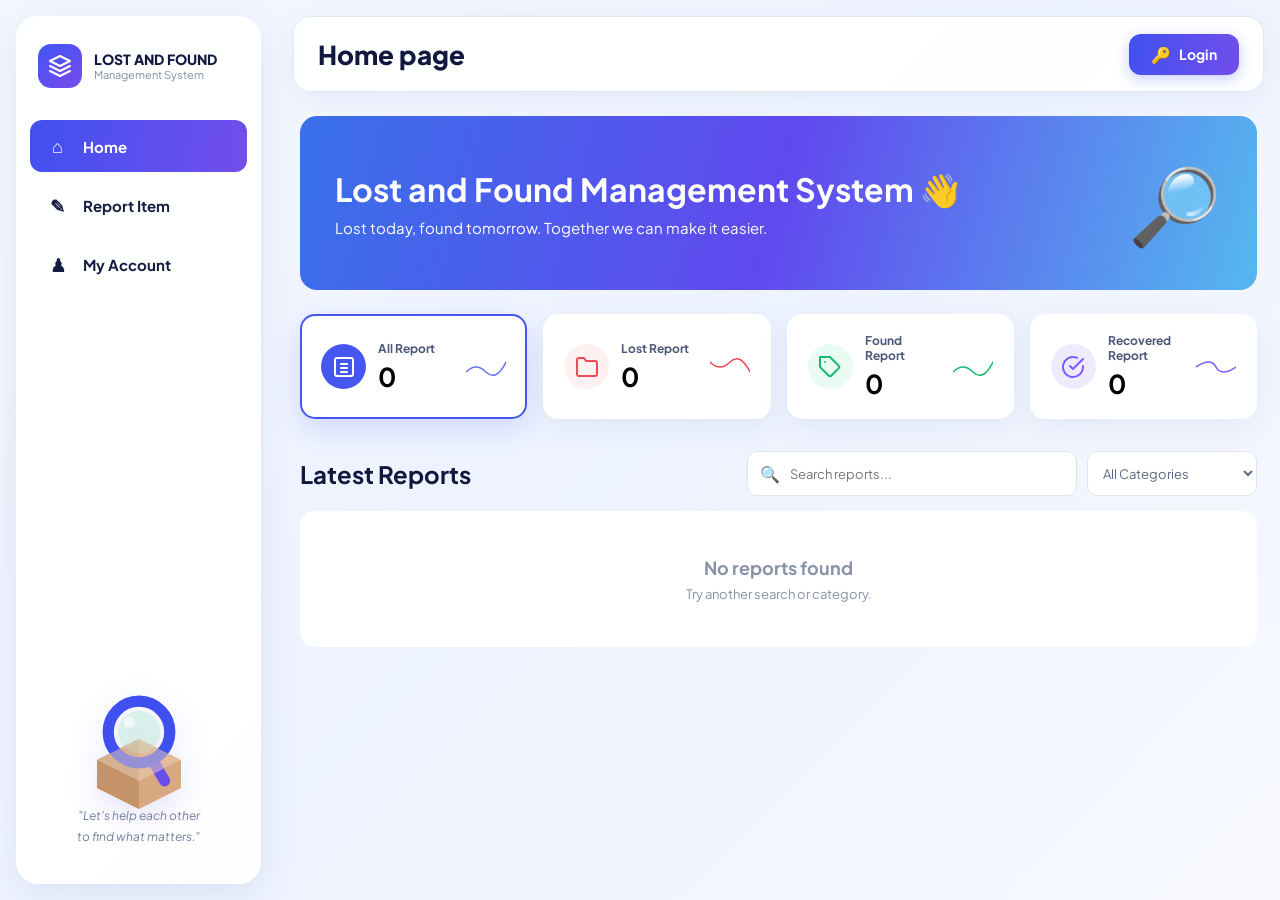
<file: index.html>
<!DOCTYPE html>
<html lang="en">
<head>
    <meta charset="UTF-8">
    <meta name="viewport" content="width=device-width, initial-scale=1.0">
    <title>Lost and Found Management System — Home</title>
    <link href="https://fonts.googleapis.com/css2?family=Plus+Jakarta+Sans:wght@400;500;600;700;800&display=swap" rel="stylesheet">
    <link rel="stylesheet" href="style.css">
</head>
<body>

<div class="app">

    <!-- ================= SIDEBAR ================= -->
    <aside class="sidebar">
        <div class="brand">
            <div class="brand-icon">
                <svg width="24" height="24" viewBox="0 0 24 24" fill="none" xmlns="http://www.w3.org/2000/svg">
                    <path d="M12 2L2 7L12 12L22 7L12 2Z" stroke="white" stroke-width="2" stroke-linecap="round" stroke-linejoin="round"/>
                    <path d="M2 17L12 22L22 17" stroke="white" stroke-width="2" stroke-linecap="round" stroke-linejoin="round"/>
                    <path d="M2 12L12 17L22 12" stroke="white" stroke-width="2" stroke-linecap="round" stroke-linejoin="round"/>
                </svg>
            </div>
            <div>
                <div class="brand-name" style="font-size: 14px; line-height: 1.2;">LOST AND FOUND</div>
                <div class="brand-sub">Management System</div>
            </div>
        </div>

        <nav>
            <a href="index.html" class="nav-item active">
                <span>⌂</span> Home
            </a>
            <a href="report.html" class="nav-item">
                <span>✎</span> Report Item
            </a>
            <a href="account.html" class="nav-item">
                <span>♟</span> My Account
            </a>
        </nav>

        <div class="sidebar-art">
            <div class="box-magnify-wrapper">
                <svg class="illustration-svg" viewBox="0 0 100 100" xmlns="http://www.w3.org/2000/svg">
                    <path d="M20 60 L50 45 L80 60 L80 80 L50 95 L20 80 Z" fill="#d8a880"/>
                    <path d="M20 60 L50 45 L50 95 L20 80 Z" fill="#c4936a"/>
                    <rect x="60" y="55" width="8" height="25" rx="4" transform="rotate(-30 64 67.5)" fill="#684fec"/>
                    <circle cx="50" cy="40" r="22" fill="none" stroke="#4050f0" stroke-width="8"/>
                    <circle cx="50" cy="40" r="15" fill="#aee8ce" opacity="0.4"/>
                    <circle cx="43" cy="33" r="4" fill="white" opacity="0.6"/>
                    <path d="M50 45 L80 60 L50 75 L20 60 Z" fill="#ebd2b9" opacity="0.5"/>
                </svg>
            </div>
            <p>
                "Let's help each other<br>
                to find what matters."
            </p>
        </div>
    </aside>

    <!-- ================= MAIN ================= -->
    <main class="main">
        <header class="topbar">
            <h1 class="topbar-title">Home page</h1>
            <!-- Profile / Login Dynamic Container -->
            <div class="profile-wrap" id="profile-wrap-container"></div>
        </header>

        <section class="page">
            <div class="hero">
                <div>
                    <h2>Lost and Found Management System 👋</h2>
                    <p>Lost today, found tomorrow. Together we can make it easier.</p>
                </div>
                <div class="hero-art">🔎</div>
            </div>

            <!-- STATS CARDS -->
            <div class="stats">
                <button type="button" id="filter-all" class="stat-card active-filter" onclick="setDashboardFilter('all')">
                    <div class="stat-icon blue">
                        <svg width="24" height="24" viewBox="0 0 24 24" fill="none" stroke="currentColor" stroke-width="2" stroke-linecap="round" stroke-linejoin="round"><rect x="3" y="3" width="18" height="18" rx="2" ry="2"></rect><line x1="9" y1="9" x2="15" y2="9"></line><line x1="9" y1="13" x2="15" y2="13"></line><line x1="9" y1="17" x2="15" y2="17"></line></svg>
                    </div>
                    <div>
                        <span>All Report</span>
                        <strong id="all-count">0</strong>
                    </div>
                    <div class="stat-chart">
                        <svg viewBox="0 0 40 20" width="40" height="20">
                            <path d="M0 15 Q 10 5, 20 15 T 40 5" fill="none" stroke="#6875e8" stroke-width="1.5" stroke-linecap="round"/>
                        </svg>
                    </div>
                </button>

                <button type="button" id="filter-lost" class="stat-card" onclick="setDashboardFilter('lost')">
                    <div class="stat-icon red">
                        <svg width="24" height="24" viewBox="0 0 24 24" fill="none" stroke="currentColor" stroke-width="2" stroke-linecap="round" stroke-linejoin="round"><path d="M22 19a2 2 0 0 1-2 2H4a2 2 0 0 1-2-2V5a2 2 0 0 1 2-2h5l2 3h9a2 2 0 0 1 2 2z"></path></svg>
                    </div>
                    <div>
                        <span>Lost Report</span>
                        <strong id="lost-count">0</strong>
                    </div>
                    <div class="stat-chart">
                        <svg viewBox="0 0 40 20" width="40" height="20">
                            <path d="M0 5 Q 10 15, 20 5 T 40 15" fill="none" stroke="#ed4a56" stroke-width="1.5" stroke-linecap="round"/>
                        </svg>
                    </div>
                </button>

                <button type="button" id="filter-found" class="stat-card" onclick="setDashboardFilter('found')">
                    <div class="stat-icon green">
                        <svg width="24" height="24" viewBox="0 0 24 24" fill="none" stroke="currentColor" stroke-width="2" stroke-linecap="round" stroke-linejoin="round"><path d="M20.59 13.41l-7.17 7.17a2 2 0 0 1-2.83 0L2 12V2h10l8.59 8.59a2 2 0 0 1 0 2.82z"></path><line x1="7" y1="7" x2="7.01" y2="7"></line></svg>
                    </div>
                    <div>
                        <span>Found Report</span>
                        <strong id="found-count">0</strong>
                    </div>
                    <div class="stat-chart">
                        <svg viewBox="0 0 40 20" width="40" height="20">
                            <path d="M0 15 Q 10 5, 20 15 T 40 5" fill="none" stroke="#18b970" stroke-width="1.5" stroke-linecap="round"/>
                        </svg>
                    </div>
                </button>

                <button type="button" id="filter-recovered" class="stat-card" onclick="setDashboardFilter('recovered')">
                    <div class="stat-icon purple">
                        <svg width="24" height="24" viewBox="0 0 24 24" fill="none" stroke="currentColor" stroke-width="2" stroke-linecap="round" stroke-linejoin="round"><path d="M22 11.08V12a10 10 0 1 1-5.93-9.14"></path><polyline points="22 4 12 14.01 9 11.01"></polyline></svg>
                    </div>
                    <div>
                        <span>Recovered Report</span>
                        <strong id="recovered-count">0</strong>
                    </div>
                    <div class="stat-chart">
                         <svg viewBox="0 0 40 20" width="40" height="20">
                            <path d="M0 10 Q 15 0, 20 10 T 40 10" fill="none" stroke="#7c5cff" stroke-width="1.5" stroke-linecap="round"/>
                        </svg>
                    </div>
                </button>
            </div>

            <!-- SEARCH AND CATEGORIES -->
            <div class="section-head">
                <h2>Latest Reports</h2>
                <div class="filters">
                    <div class="search-box">
                        🔍
                        <input type="text" id="home-q" placeholder="Search reports..." oninput="renderDashboard()">
                    </div>
                    <select id="home-cat" onchange="renderDashboard()">
                        <option value="">All Categories</option>
                        <option value="Phone">Phone</option>
                        <option value="Wallet">Wallet</option>
                        <option value="Keys">Keys</option>
                        <option value="ID Card">ID Card</option>
                        <option value="Books">Books</option>
                        <option value="Electronics">Electronics</option>
                        <option value="Others">Others</option>
                    </select>
                </div>
            </div>

            <div id="dashboard-list" class="report-grid"></div>
        </section>
    </main>
</div>

<!-- REPORT DETAIL MODAL -->
<div id="item-modal" class="modal" onclick="closeOuter(event)">
    <div id="modal-box" class="modal-box"></div>
</div>

<div id="toast" class="toast"></div>

<script src="script.js"></script>
</body>
</html>
</file>
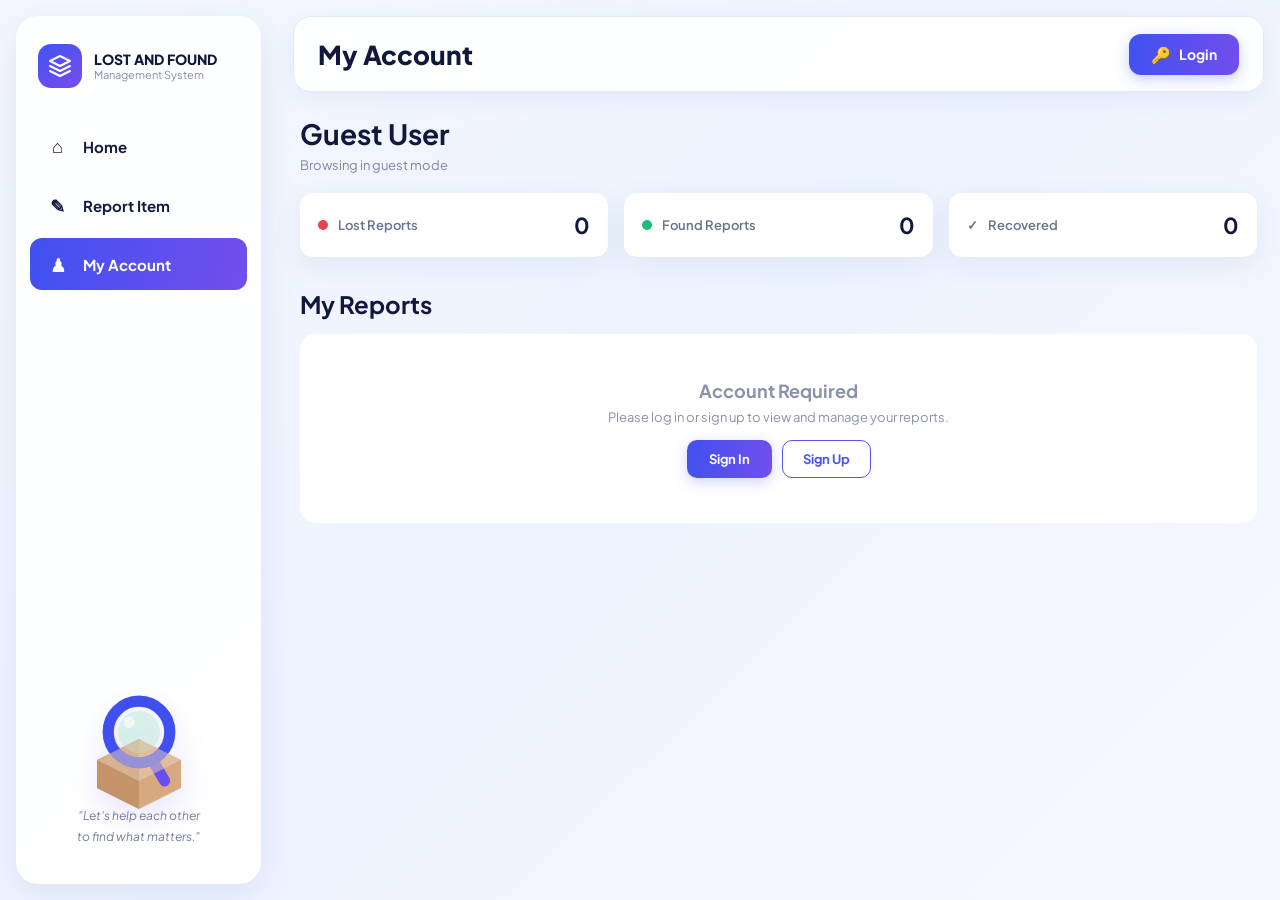
<file: account.html>
<!DOCTYPE html>
<html lang="en">
<head>
    <meta charset="UTF-8">
    <meta name="viewport" content="width=device-width, initial-scale=1.0">
    <title>Lost and Found Management System — My Account</title>
    <link href="https://fonts.googleapis.com/css2?family=Plus+Jakarta+Sans:wght@400;500;600;700;800&display=swap" rel="stylesheet">
    <link rel="stylesheet" href="style.css">
</head>
<body>

<div class="app">

    <!-- ================= SIDEBAR ================= -->
    <aside class="sidebar">
        <div class="brand">
            <div class="brand-icon">
                <svg width="24" height="24" viewBox="0 0 24 24" fill="none" xmlns="http://www.w3.org/2000/svg">
                    <path d="M12 2L2 7L12 12L22 7L12 2Z" stroke="white" stroke-width="2" stroke-linecap="round" stroke-linejoin="round"/>
                    <path d="M2 17L12 22L22 17" stroke="white" stroke-width="2" stroke-linecap="round" stroke-linejoin="round"/>
                    <path d="M2 12L12 17L22 12" stroke="white" stroke-width="2" stroke-linecap="round" stroke-linejoin="round"/>
                </svg>
            </div>
            <div>
                <div class="brand-name" style="font-size: 14px; line-height: 1.2;">LOST AND FOUND</div>
                <div class="brand-sub">Management System</div>
            </div>
        </div>

        <nav>
            <a href="index.html" class="nav-item">
                <span>⌂</span> Home
            </a>
            <a href="report.html" class="nav-item">
                <span>✎</span> Report Item
            </a>
            <a href="account.html" class="nav-item active">
                <span>♟</span> My Account
            </a>
        </nav>

        <div class="sidebar-art">
            <div class="box-magnify-wrapper">
                <svg class="illustration-svg" viewBox="0 0 100 100" xmlns="http://www.w3.org/2000/svg">
                    <path d="M20 60 L50 45 L80 60 L80 80 L50 95 L20 80 Z" fill="#d8a880"/>
                    <path d="M20 60 L50 45 L50 95 L20 80 Z" fill="#c4936a"/>
                    <rect x="60" y="55" width="8" height="25" rx="4" transform="rotate(-30 64 67.5)" fill="#684fec"/>
                    <circle cx="50" cy="40" r="22" fill="none" stroke="#4050f0" stroke-width="8"/>
                    <circle cx="50" cy="40" r="15" fill="#aee8ce" opacity="0.4"/>
                    <circle cx="43" cy="33" r="4" fill="white" opacity="0.6"/>
                    <path d="M50 45 L80 60 L50 75 L20 60 Z" fill="#ebd2b9" opacity="0.5"/>
                </svg>
            </div>
            <p>
                "Let's help each other<br>
                to find what matters."
            </p>
        </div>
    </aside>

    <!-- ================= MAIN ================= -->
    <main class="main">
        <header class="topbar">
            <h1 class="topbar-title">My Account</h1>
            <!-- Profile / Login Dynamic Container -->
            <div class="profile-wrap" id="profile-wrap-container"></div>
        </header>

        <section class="page">
            <div class="account-head">
                <div>
                    <h1 id="account-name">Guest User</h1>
                    <p id="account-contact">Guest Account</p>
                </div>
            </div>

            <!-- ACCOUNT STATS -->
            <div class="account-stats">
                <div>
                    <span class="red-dot"></span> Lost Reports
                    <strong id="my-lost">0</strong>
                </div>
                <div>
                    <span class="green-dot"></span> Found Reports
                    <strong id="my-found">0</strong>
                </div>
                <div>
                    <span>✓</span> Recovered
                    <strong id="my-recovered">0</strong>
                </div>
            </div>

            <div class="section-head">
                <h2>My Reports</h2>
            </div>

            <div id="account-history" class="report-grid"></div>
        </section>
    </main>
</div>

<!-- MODAL -->
<div id="item-modal" class="modal" onclick="closeOuter(event)">
    <div id="modal-box" class="modal-box"></div>
</div>

<div id="toast" class="toast"></div>

<script src="script.js"></script>
</body>
</html>
</file>
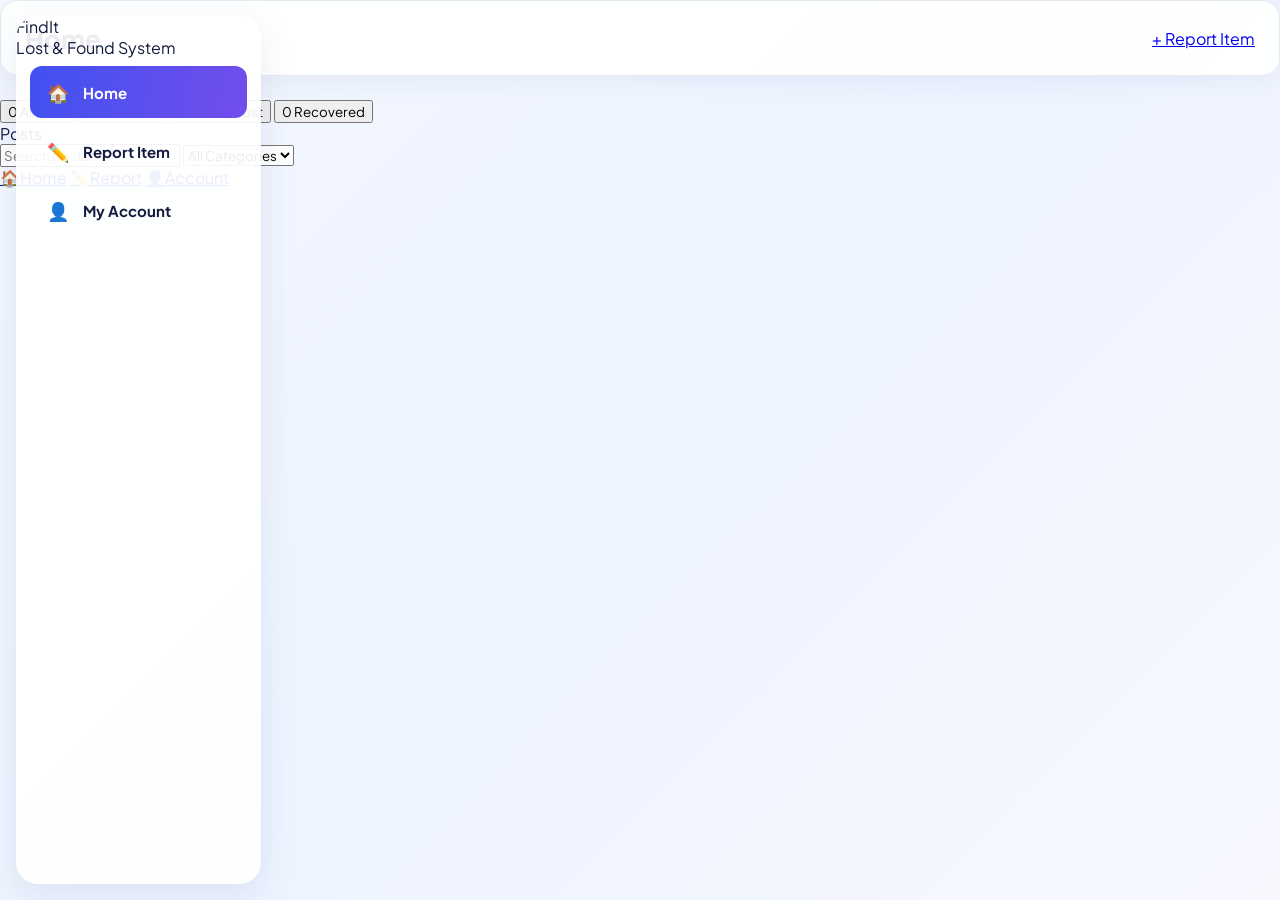
<file: home.html>
<!DOCTYPE html>
<html lang="en">
<head>
<meta charset="UTF-8"/>
<meta name="viewport" content="width=device-width, initial-scale=1.0"/>
<title>FindIt — Home</title>
<script>if(localStorage.getItem('findit2_theme')==='dark')document.documentElement.classList.add('dark')</script>
<link href="https://fonts.googleapis.com/css2?family=Plus+Jakarta+Sans:wght@400;500;600;700;800&family=Inter:wght@400;500;600&display=swap" rel="stylesheet"/>
<link rel="stylesheet" href="style.css"/>
</head>
<body>
<div class="app">

  <!-- SIDEBAR -->
  <aside class="sidebar">
    <div class="sidebar-top">
      <div class="logo">Find<span>It</span></div>
      <div class="logo-sub">Lost &amp; Found System</div>
    </div>
    <nav class="nav">
      <a class="nav-item active" href="home.html"><span class="nav-icon">🏠</span> Home</a>
      <a class="nav-item" href="report.html"><span class="nav-icon">✏️</span> Report Item</a>
      <a class="nav-item" href="account.html"><span class="nav-icon">👤</span> My Account</a>
    </nav>
  </aside>

  <!-- MAIN CONTENT -->
  <div class="content">
    <div class="topbar">
      <span class="topbar-title">Home</span>
      <div class="topbar-right">
        <a class="btn btn-primary btn-sm" href="report.html">+ Report Item</a>
      </div>
    </div>

    <div class="inner">
      <div class="filter-tabs">
        <button class="filter-tab active" data-filter="all" onclick="setDashboardFilter('all')">
          <span class="ft-num" id="s-all">0</span>
          <span class="ft-lbl">All Post</span>
        </button>
        <button class="filter-tab" data-filter="lost" onclick="setDashboardFilter('lost')">
          <span class="ft-num" id="s-lost">0</span>
          <span class="ft-lbl">Lost Post</span>
        </button>
        <button class="filter-tab" data-filter="found" onclick="setDashboardFilter('found')">
          <span class="ft-num" id="s-found">0</span>
          <span class="ft-lbl">Found Post</span>
        </button>
        <button class="filter-tab" data-filter="recovered" onclick="setDashboardFilter('recovered')">
          <span class="ft-num" id="s-recovered">0</span>
          <span class="ft-lbl">Recovered</span>
        </button>
      </div>
      <div class="section-title">Posts</div>
      <div class="search-row">
        <input class="input input-search" type="text" placeholder="Search posts…" id="home-q" oninput="renderDashboardList()"/>
        <select class="input input-select" id="home-cat" onchange="renderDashboardList()">
          <option value="">All Categories</option>
          <option>Phone</option><option>Wallet</option><option>Keys</option>
          <option>ID Card</option><option>Books</option><option>Others</option>
        </select>
      </div>
      <div class="recent-list" id="recent-list"></div>
    </div><!-- /inner -->
  </div><!-- /content -->
</div><!-- /app -->

<!-- MOBILE NAV -->
<div class="mobile-nav">
  <div class="mobile-nav-inner">
    <a class="mob-btn active" href="home.html"><span class="m-ico">🏠</span>Home</a>
    <a class="mob-btn" href="report.html"><span class="m-ico">✏️</span>Report</a>
    <a class="mob-btn" href="account.html"><span class="m-ico">👤</span>Account</a>
  </div>
</div>

<!-- MODAL -->
<div class="overlay" id="overlay" style="display:none" onclick="closeOuter(event)">
  <div class="modal">
    <div class="modal-hdr">
      <h3 id="m-name"></h3>
      <button class="close-btn" onclick="closeModal()">✕</button>
    </div>
    <div class="modal-body">
      <div class="modal-img" id="m-img"></div>
      <div class="detail-table" id="m-details"></div>
      <div class="contact-box" id="m-contact"></div>
      <div class="modal-actions" id="m-actions"></div>
    </div>
  </div>
</div>

<!-- CONFIRM DIALOG -->
<div class="overlay" id="confirm-overlay" style="display:none" onclick="if(event.target.id==='confirm-overlay')closeConfirm()">
  <div class="modal" style="max-width:360px">
    <div class="modal-hdr">
      <h3>Please Confirm</h3>
      <button class="close-btn" onclick="closeConfirm()">✕</button>
    </div>
    <div class="modal-body">
      <p id="confirm-message" style="font-size:.9rem;color:var(--text2);line-height:1.5;margin-bottom:1.25rem"></p>
      <div class="modal-actions">
        <button class="btn btn-red" onclick="confirmYes()">Yes, Delete</button>
        <button class="btn btn-outline" onclick="closeConfirm()">Cancel</button>
      </div>
    </div>
  </div>
</div>

<script src="script.js"></script>
<script>
const _session=requireLogin();
if(_session){initDashboardPage();}
</script>
</body>
</html>
</file>
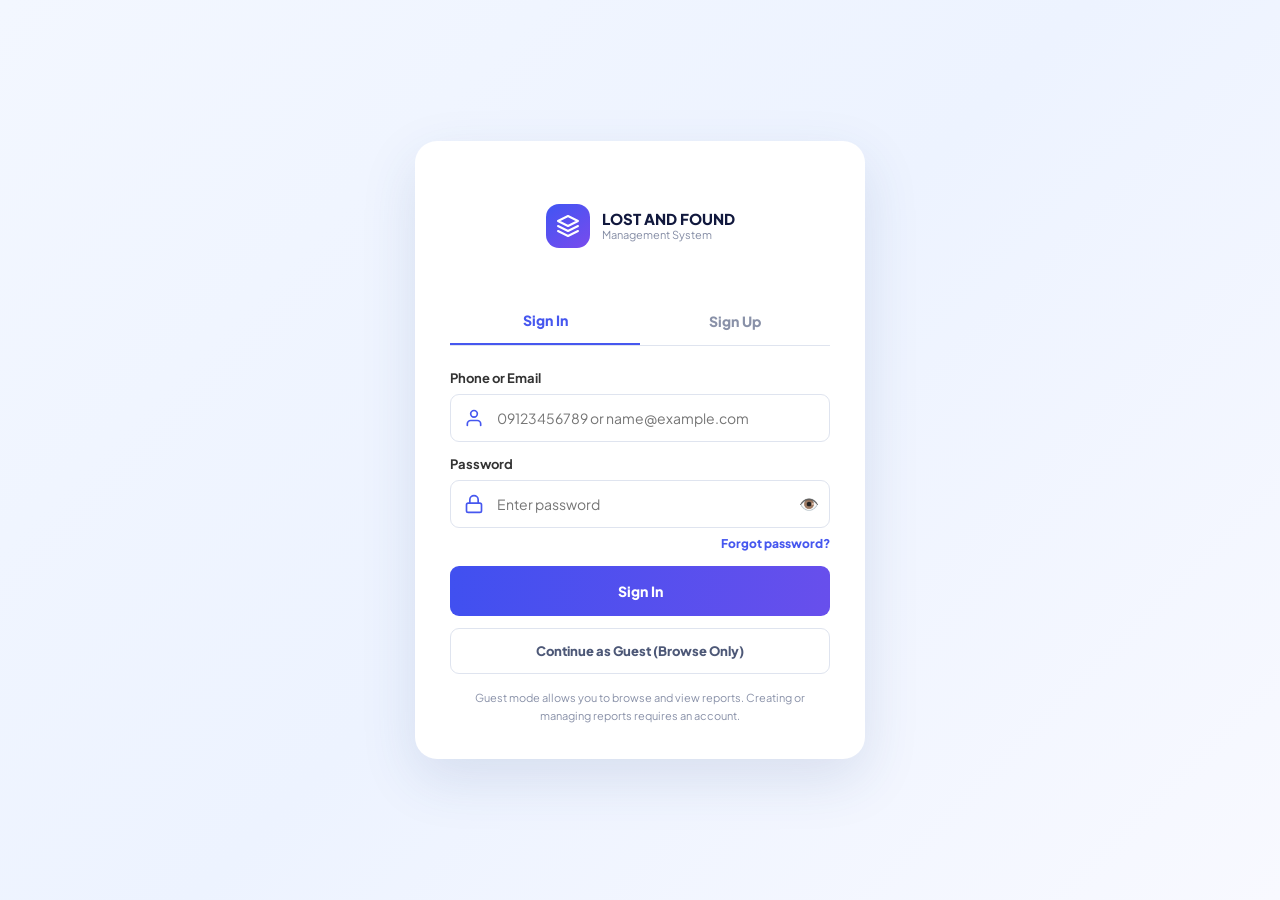
<file: login.html>
<!DOCTYPE html>
<html lang="en">
<head>
    <meta charset="UTF-8">
    <meta name="viewport" content="width=device-width, initial-scale=1.0">
    <title>Lost and Found Management System — Login</title>
    <link href="https://fonts.googleapis.com/css2?family=Plus+Jakarta+Sans:wght@400;500;600;700;800&display=swap" rel="stylesheet">
    <link rel="stylesheet" href="style.css">
</head>
<body class="auth-page">

    <div class="auth-card">
        <!-- ================= BRAND LOGO (LOST AND FOUND MANAGEMENT SYSTEM) ================= -->
        <div class="brand auth-logo">
            <div class="brand-icon">
                <svg width="24" height="24" viewBox="0 0 24 24" fill="none" xmlns="http://www.w3.org/2000/svg">
                    <path d="M12 2L2 7L12 12L22 7L12 2Z" stroke="white" stroke-width="2" stroke-linecap="round" stroke-linejoin="round"/>
                    <path d="M2 17L12 22L22 17" stroke="white" stroke-width="2" stroke-linecap="round" stroke-linejoin="round"/>
                    <path d="M2 12L12 17L22 12" stroke="white" stroke-width="2" stroke-linecap="round" stroke-linejoin="round"/>
                </svg>
            </div>
            <div>
                <div class="brand-name" style="font-size: 15px; line-height: 1.2;">LOST AND FOUND</div>
                <div class="brand-sub">Management System</div>
            </div>
        </div>

        <!-- ================= AUTH TABS ================= -->
        <div class="auth-tabs">
            <button type="button" id="tab-login" class="auth-tab active" onclick="setAuthTab('login')">Sign In</button>
            <button type="button" id="tab-signup" class="auth-tab" onclick="setAuthTab('signup')">Sign Up</button>
        </div>

        <!-- ================= LOGIN FORM ================= -->
        <div id="login-fields">
            <div class="field">
                <label>Phone or Email</label>
                <div class="input-wrap">
                    <span class="field-icon">
                        <svg width="20" height="20" viewBox="0 0 24 24" fill="none" stroke="currentColor" stroke-width="2" stroke-linecap="round" stroke-linejoin="round">
                            <path d="M20 21v-2a4 4 0 0 0-4-4H8a4 4 0 0 0-4 4v2"></path>
                            <circle cx="12" cy="7" r="4"></circle>
                        </svg>
                    </span>
                    <input id="li-contact" placeholder="09123456789 or name@example.com" onkeydown="focusNext(event, 'li-pw')">
                </div>
            </div>

            <div class="field" style="margin-top: 14px;">
                <label>Password</label>
                <div class="input-wrap password-wrap">
                    <span class="field-icon">
                        <svg width="20" height="20" viewBox="0 0 24 24" fill="none" stroke="currentColor" stroke-width="2" stroke-linecap="round" stroke-linejoin="round">
                            <rect x="3" y="11" width="18" height="11" rx="2" ry="2"></rect>
                            <path d="M7 11V7a5 5 0 0 1 10 0v4"></path>
                        </svg>
                    </span>
                    <input id="li-pw" type="password" placeholder="Enter password" onkeydown="submitOnEnter(event, doLogin)">
                    <button type="button" onclick="togglePw('li-pw', this)">👁️</button>
                </div>
            </div>

            <div class="forgot-wrap">
                <button type="button" class="forgot-link" onclick="setAuthTab('forgot')">Forgot password?</button>
            </div>

            <button type="button" class="primary-btn" onclick="doLogin()">Sign In</button>
        </div>

        <!-- ================= SIGNUP FORM ================= -->
        <div id="signup-fields" style="display:none;">
            <div class="field">
                <label>Full Name</label>
                <div class="input-wrap">
                    <span class="field-icon">
                        <svg width="20" height="20" viewBox="0 0 24 24" fill="none" stroke="currentColor" stroke-width="2" stroke-linecap="round" stroke-linejoin="round">
                            <path d="M20 21v-2a4 4 0 0 0-4-4H8a4 4 0 0 0-4 4v2"></path>
                            <circle cx="12" cy="7" r="4"></circle>
                        </svg>
                    </span>
                    <input id="su-name" placeholder="John Doe" onkeydown="focusNext(event, 'su-contact')">
                </div>
            </div>

            <div class="field" style="margin-top: 14px;">
                <label>Phone or Email</label>
                <div class="input-wrap">
                    <span class="field-icon">
                        <svg width="20" height="20" viewBox="0 0 24 24" fill="none" stroke="currentColor" stroke-width="2" stroke-linecap="round" stroke-linejoin="round">
                            <path d="M22 16.92v3a2 2 0 0 1-2.18 2 19.79 19.79 0 0 1-8.63-3.07 19.5 19.5 0 0 1-6-6 19.79 19.79 0 0 1-3.07-8.67A2 2 0 0 1 4.11 2h3a2 2 0 0 1 2 1.72 12.84 12.84 0 0 0 .7 2.81 2 2 0 0 1-.45 2.11L8.09 9.91a16 16 0 0 0 6 6l1.27-1.27a2 2 0 0 1 2.11-.45 12.84 12.84 0 0 0 2.81.7A2 2 0 0 1 22 16.92z"></path>
                        </svg>
                    </span>
                    <input id="su-contact" placeholder="09123456789 or name@example.com" onkeydown="focusNext(event, 'su-pw')">
                </div>
            </div>

            <div class="field" style="margin-top: 14px;">
                <label>Password</label>
                <div class="input-wrap password-wrap">
                    <span class="field-icon">
                        <svg width="20" height="20" viewBox="0 0 24 24" fill="none" stroke="currentColor" stroke-width="2" stroke-linecap="round" stroke-linejoin="round">
                            <rect x="3" y="11" width="18" height="11" rx="2" ry="2"></rect>
                            <path d="M7 11V7a5 5 0 0 1 10 0v4"></path>
                        </svg>
                    </span>
                    <input id="su-pw" type="password" placeholder="At least 6 characters" onkeydown="focusNext(event, 'su-pw2')">
                    <button type="button" onclick="togglePw('su-pw', this)">👁️</button>
                </div>
            </div>

            <div class="field" style="margin-top: 14px;">
                <label>Confirm Password</label>
                <div class="input-wrap password-wrap">
                    <span class="field-icon">
                        <svg width="20" height="20" viewBox="0 0 24 24" fill="none" stroke="currentColor" stroke-width="2" stroke-linecap="round" stroke-linejoin="round">
                            <path d="M22 11.08V12a10 10 0 1 1-5.93-9.14"></path>
                            <polyline points="22 4 12 14.01 9 11.01"></polyline>
                        </svg>
                    </span>
                    <input id="su-pw2" type="password" placeholder="Re-type password" onkeydown="submitOnEnter(event, doSignup)">
                    <button type="button" onclick="togglePw('su-pw2', this)">👁️</button>
                </div>
            </div>

            <button type="button" class="primary-btn" onclick="doSignup()">Create Account</button>
        </div>

        <!-- ================= FORGOT PASSWORD ================= -->
        <div id="forgot-fields" style="display:none;">
            <div class="reset-box">
                <strong>Password Reset</strong>
                <p>Enter your registered phone or email along with your new password.</p>
            </div>

            <div class="field">
                <label>Phone or Email</label>
                <div class="input-wrap">
                    <span class="field-icon">
                        <svg width="20" height="20" viewBox="0 0 24 24" fill="none" stroke="currentColor" stroke-width="2" stroke-linecap="round" stroke-linejoin="round">
                            <path d="M22 16.92v3a2 2 0 0 1-2.18 2 19.79 19.79 0 0 1-8.63-3.07 19.5 19.5 0 0 1-6-6 19.79 19.79 0 0 1-3.07-8.67A2 2 0 0 1 4.11 2h3a2 2 0 0 1 2 1.72 12.84 12.84 0 0 0 .7 2.81 2 2 0 0 1-.45 2.11L8.09 9.91a16 16 0 0 0 6 6l1.27-1.27a2 2 0 0 1 2.11-.45 12.84 12.84 0 0 0 2.81.7A2 2 0 0 1 22 16.92z"></path>
                        </svg>
                    </span>
                    <input id="fp-contact" placeholder="Registered phone or email" onkeydown="focusNext(event, 'fp-pw')">
                </div>
            </div>

            <div class="field" style="margin-top: 14px;">
                <label>New Password</label>
                <div class="input-wrap password-wrap">
                    <span class="field-icon">
                        <svg width="20" height="20" viewBox="0 0 24 24" fill="none" stroke="currentColor" stroke-width="2" stroke-linecap="round" stroke-linejoin="round">
                            <rect x="3" y="11" width="18" height="11" rx="2" ry="2"></rect>
                            <path d="M7 11V7a5 5 0 0 1 10 0v4"></path>
                        </svg>
                    </span>
                    <input id="fp-pw" type="password" placeholder="At least 6 characters" onkeydown="focusNext(event, 'fp-pw2')">
                    <button type="button" onclick="togglePw('fp-pw', this)">👁️</button>
                </div>
            </div>

            <div class="field" style="margin-top: 14px;">
                <label>Confirm New Password</label>
                <div class="input-wrap password-wrap">
                    <span class="field-icon">
                        <svg width="20" height="20" viewBox="0 0 24 24" fill="none" stroke="currentColor" stroke-width="2" stroke-linecap="round" stroke-linejoin="round">
                            <path d="M22 11.08V12a10 10 0 1 1-5.93-9.14"></path>
                            <polyline points="22 4 12 14.01 9 11.01"></polyline>
                        </svg>
                    </span>
                    <input id="fp-pw2" type="password" placeholder="Confirm password" onkeydown="submitOnEnter(event, doForgotPassword)">
                    <button type="button" onclick="togglePw('fp-pw2', this)">👁️</button>
                </div>
            </div>

            <button type="button" class="primary-btn" onclick="doForgotPassword()">Reset Password</button>

            <div style="text-align: center; margin-top: 14px;">
                <button type="button" class="inline-link" onclick="setAuthTab('login')">← Back to Sign In</button>
            </div>
        </div>

        <!-- ================= GUEST ACCESS ================= -->
        <button type="button" class="guest-btn" onclick="guestMode()">
            Continue as Guest (Browse Only)
        </button>

        <p class="auth-note">
            Guest mode allows you to browse and view reports. Creating or managing reports requires an account.
        </p>
    </div>

    <div id="toast" class="toast"></div>

    <script src="script.js"></script>
    <script>
        const params = new URLSearchParams(window.location.search);
        if (params.get("add") === "1") {
            setAuthTab("signup");
        }
    </script>
</body>
</html>
</file>
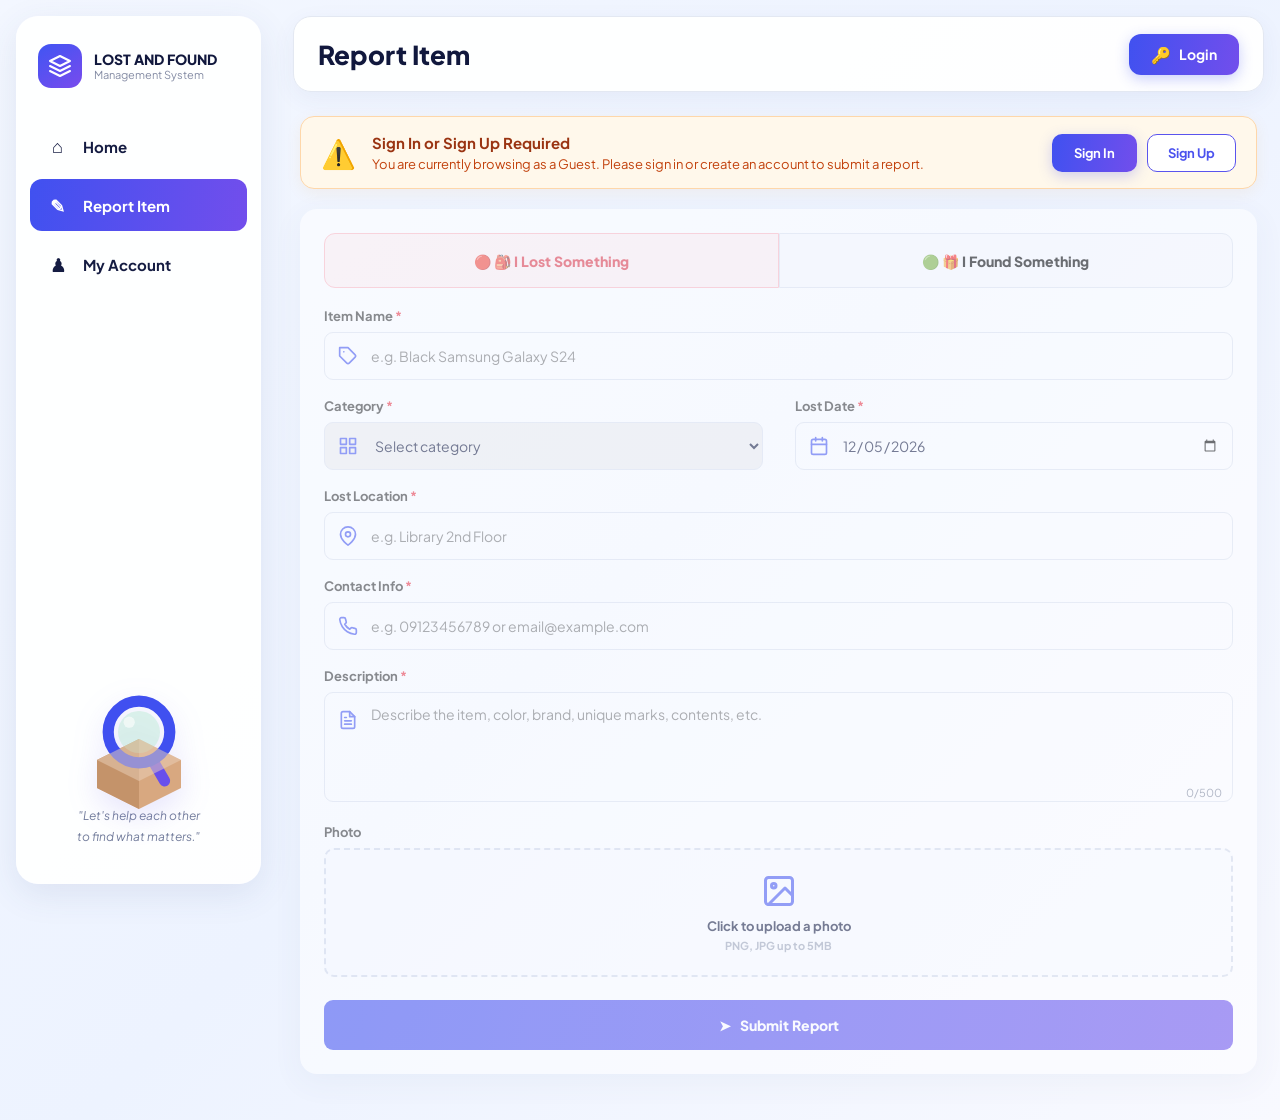
<file: report.html>
<!DOCTYPE html>
<html lang="en">
<head>
    <meta charset="UTF-8">
    <meta name="viewport" content="width=device-width, initial-scale=1.0">
    <title>Lost and Found Management System — Report Item</title>
    <link href="https://fonts.googleapis.com/css2?family=Plus+Jakarta+Sans:wght@400;500;600;700;800&display=swap" rel="stylesheet">
    <link rel="stylesheet" href="style.css">
</head>
<body>

<div class="app">

    <!-- ================= SIDEBAR ================= -->
    <aside class="sidebar">
        <div class="brand">
            <div class="brand-icon">
                <svg width="24" height="24" viewBox="0 0 24 24" fill="none" xmlns="http://www.w3.org/2000/svg">
                    <path d="M12 2L2 7L12 12L22 7L12 2Z" stroke="white" stroke-width="2" stroke-linecap="round" stroke-linejoin="round"/>
                    <path d="M2 17L12 22L22 17" stroke="white" stroke-width="2" stroke-linecap="round" stroke-linejoin="round"/>
                    <path d="M2 12L12 17L22 12" stroke="white" stroke-width="2" stroke-linecap="round" stroke-linejoin="round"/>
                </svg>
            </div>
            <div>
                <div class="brand-name" style="font-size: 14px; line-height: 1.2;">LOST AND FOUND</div>
                <div class="brand-sub">Management System</div>
            </div>
        </div>

        <nav>
            <a href="index.html" class="nav-item">
                <span>⌂</span> Home
            </a>
            <a href="report.html" class="nav-item active">
                <span>✎</span> Report Item
            </a>
            <a href="account.html" class="nav-item">
                <span>♟</span> My Account
            </a>
        </nav>

        <div class="sidebar-art">
            <div class="box-magnify-wrapper">
                <svg class="illustration-svg" viewBox="0 0 100 100" xmlns="http://www.w3.org/2000/svg">
                    <path d="M20 60 L50 45 L80 60 L80 80 L50 95 L20 80 Z" fill="#d8a880"/>
                    <path d="M20 60 L50 45 L50 95 L20 80 Z" fill="#c4936a"/>
                    <rect x="60" y="55" width="8" height="25" rx="4" transform="rotate(-30 64 67.5)" fill="#684fec"/>
                    <circle cx="50" cy="40" r="22" fill="none" stroke="#4050f0" stroke-width="8"/>
                    <circle cx="50" cy="40" r="15" fill="#aee8ce" opacity="0.4"/>
                    <circle cx="43" cy="33" r="4" fill="white" opacity="0.6"/>
                    <path d="M50 45 L80 60 L50 75 L20 60 Z" fill="#ebd2b9" opacity="0.5"/>
                </svg>
            </div>
            <p>
                "Let's help each other<br>
                to find what matters."
            </p>
        </div>
    </aside>

    <!-- ================= MAIN ================= -->
    <main class="main">
        <header class="topbar">
            <h1 class="topbar-title">Report Item</h1>
            <!-- Profile / Login Dynamic Container -->
            <div class="profile-wrap" id="profile-wrap-container"></div>
        </header>

        <section class="page">
            <!-- GUEST WARNING BANNER (LOGIN / SIGNUP ACTIONS) -->
            <div id="guest-report-warning" class="warning-banner" style="display:none;">
                <div class="warning-icon">⚠️</div>
                <div class="warning-text">
                    <strong>Sign In or Sign Up Required</strong>
                    <p>You are currently browsing as a Guest. Please sign in or create an account to submit a report.</p>
                </div>
                <div class="warning-actions">
                    <button type="button" class="btn-warn-primary" onclick="location.href='login.html'">Sign In</button>
                    <button type="button" class="btn-warn-secondary" onclick="location.href='login.html?add=1'">Sign Up</button>
                </div>
            </div>

            <!-- REPORT FORM -->
            <div class="form-card" id="report-form-card">
                <div class="type-switch">
                    <button type="button" id="lost-tab" class="type-btn lost active" onclick="setType('lost')">
                        🔴 🎒 I Lost Something
                    </button>
                    <button type="button" id="found-tab" class="type-btn found" onclick="setType('found')">
                        🟢 🎁 I Found Something
                    </button>
                </div>

                <div class="form-grid">
                    <!-- Item Name -->
                    <div class="field full">
                        <label>Item Name <em>*</em></label>
                        <div class="input-wrap">
                            <span class="field-icon">
                                <svg width="20" height="20" viewBox="0 0 24 24" fill="none" stroke="currentColor" stroke-width="2" stroke-linecap="round" stroke-linejoin="round">
                                    <path d="M20.59 13.41l-7.17 7.17a2 2 0 0 1-2.83 0L2 12V2h10l8.59 8.59a2 2 0 0 1 0 2.82z"></path>
                                    <line x1="7" y1="7" x2="7.01" y2="7"></line>
                                </svg>
                            </span>
                            <input id="item-title" placeholder="e.g. Black Samsung Galaxy S24">
                        </div>
                    </div>

                    <!-- Category -->
                    <div class="field">
                        <label>Category <em>*</em></label>
                        <div class="input-wrap">
                            <span class="field-icon">
                                <svg width="20" height="20" viewBox="0 0 24 24" fill="none" stroke="currentColor" stroke-width="2" stroke-linecap="round" stroke-linejoin="round">
                                    <rect x="3" y="3" width="7" height="7"></rect>
                                    <rect x="14" y="3" width="7" height="7"></rect>
                                    <rect x="14" y="14" width="7" height="7"></rect>
                                    <rect x="3" y="14" width="7" height="7"></rect>
                                </svg>
                            </span>
                            <select id="item-category">
                                <option value="">Select category</option>
                                <option>Phone</option>
                                <option>Wallet</option>
                                <option>Keys</option>
                                <option>ID Card</option>
                                <option>Books</option>
                                <option>Electronics</option>
                                <option>Others</option>
                            </select>
                        </div>
                    </div>

                    <!-- Date -->
                    <div class="field">
                        <label><span id="label-date">Lost Date</span> <em>*</em></label>
                        <div class="input-wrap">
                            <span class="field-icon">
                                <svg width="20" height="20" viewBox="0 0 24 24" fill="none" stroke="currentColor" stroke-width="2" stroke-linecap="round" stroke-linejoin="round">
                                    <rect x="3" y="4" width="18" height="18" rx="2" ry="2"></rect>
                                    <line x1="16" y1="2" x2="16" y2="6"></line>
                                    <line x1="8" y1="2" x2="8" y2="6"></line>
                                    <line x1="3" y1="10" x2="21" y2="10"></line>
                                </svg>
                            </span>
                            <input id="item-date" type="date">
                        </div>
                    </div>

                    <!-- Location -->
                    <div class="field full">
                        <label><span id="label-location">Lost Location</span> <em>*</em></label>
                        <div class="input-wrap">
                            <span class="field-icon">
                                <svg width="20" height="20" viewBox="0 0 24 24" fill="none" stroke="currentColor" stroke-width="2" stroke-linecap="round" stroke-linejoin="round">
                                    <path d="M21 10c0 7-9 13-9 13s-9-6-9-13a9 9 0 0 1 18 0z"></path>
                                    <circle cx="12" cy="10" r="3"></circle>
                                </svg>
                            </span>
                            <input id="item-location" placeholder="e.g. Library 2nd Floor">
                        </div>
                    </div>

                    <!-- Contact Info -->
                    <div class="field full">
                        <label>Contact Info <em>*</em></label>
                        <div class="input-wrap">
                            <span class="field-icon">
                                <svg width="20" height="20" viewBox="0 0 24 24" fill="none" stroke="currentColor" stroke-width="2" stroke-linecap="round" stroke-linejoin="round">
                                    <path d="M22 16.92v3a2 2 0 0 1-2.18 2 19.79 19.79 0 0 1-8.63-3.07 19.5 19.5 0 0 1-6-6 19.79 19.79 0 0 1-3.07-8.67A2 2 0 0 1 4.11 2h3a2 2 0 0 1 2 1.72 12.84 12.84 0 0 0 .7 2.81 2 2 0 0 1-.45 2.11L8.09 9.91a16 16 0 0 0 6 6l1.27-1.27a2 2 0 0 1 2.11-.45 12.84 12.84 0 0 0 2.81.7A2 2 0 0 1 22 16.92z"></path>
                                </svg>
                            </span>
                            <input id="item-contact" placeholder="e.g. 09123456789 or email@example.com">
                        </div>
                    </div>

                    <!-- Description -->
                    <div class="field full">
                        <label>Description <em>*</em></label>
                        <div class="textarea-wrap">
                            <span class="field-icon textarea-icon">
                                <svg width="20" height="20" viewBox="0 0 24 24" fill="none" stroke="currentColor" stroke-width="2" stroke-linecap="round" stroke-linejoin="round">
                                    <path d="M14 2H6a2 2 0 0 0-2 2v16a2 2 0 0 0 2 2h12a2 2 0 0 0 2-2V8z"></path>
                                    <polyline points="14 2 14 8 20 8"></polyline>
                                    <line x1="16" y1="13" x2="8" y2="13"></line>
                                    <line x1="16" y1="17" x2="8" y2="17"></line>
                                    <polyline points="10 9 9 9 8 9"></polyline>
                                </svg>
                            </span>
                            <textarea id="item-description" maxlength="500" placeholder="Describe the item, color, brand, unique marks, contents, etc." oninput="updateDescriptionCount()"></textarea>
                            <small id="description-count">0/500</small>
                        </div>
                    </div>

                    <!-- Photo Upload -->
                    <div class="field full">
                        <label>Photo</label>
                        <label class="upload-box" for="item-photo">
                            <div id="upload-prompt" class="upload-prompt">
                                <div class="upload-icon">
                                    <svg width="36" height="36" viewBox="0 0 24 24" fill="none" stroke="#4657ef" stroke-width="2" stroke-linecap="round" stroke-linejoin="round">
                                        <rect x="3" y="3" width="18" height="18" rx="2" ry="2"></rect>
                                        <circle cx="8.5" cy="8.5" r="1.5"></circle>
                                        <polyline points="21 15 16 10 5 21"></polyline>
                                    </svg>
                                </div>
                                <strong>Click to upload a photo</strong>
                                <small>PNG, JPG up to 5MB</small>
                            </div>
                            <div id="photo-preview" class="photo-preview-inside"></div>
                            <input id="item-photo" type="file" accept="image/png,image/jpeg,image/webp" onchange="previewPhoto(this)">
                        </label>
                    </div>
                </div>

                <button type="button" class="primary-btn" onclick="submitItem()">
                    ➤ &nbsp; Submit Report
                </button>
            </div>
        </section>
    </main>
</div>

<div id="toast" class="toast"></div>

<script src="script.js"></script>
</body>
</html>
</file>
<file: style.css>
/* =========================================
   FINDIT - STYLESHEET (CLEAN & COMPLETE FINAL)
========================================= */

:root {
    --bg: #eef4ff;
    --white: #ffffff;
    --text: #11183d;
    --muted: #7d87a2;
    --blue: #4657ef;
    --purple: #7550ed;
    --border: #dfe4ef;
    --red: #ed4a56;
    --green: #18b970;
    --yellow: #d89500;
    --shadow: 0 8px 28px rgba(50, 75, 130, .08);
}

* {
    box-sizing: border-box;
}

body {
    margin: 0;
    min-height: 100vh;
    font-family: 'Plus Jakarta Sans', sans-serif;
    color: var(--text);
    background: linear-gradient(135deg, #f3f7ff, #edf3ff, #f8f9ff);
}

button,
input,
select,
textarea {
    font-family: inherit;
}

button {
    cursor: pointer;
}

/* =========================================
   SIDEBAR (DESKTOP)
========================================= */

.sidebar {
    position: fixed;
    left: 16px;
    top: 16px;
    bottom: 16px;
    width: 245px;
    background: rgba(255, 255, 255, .92);
    border-radius: 22px;
    box-shadow: 0 10px 35px rgba(55, 75, 130, .10);
    overflow: hidden;
    z-index: 10;
}

.brand {
    display: flex;
    align-items: center;
    gap: 12px;
    padding: 28px 22px 24px;
}

.brand-icon {
    width: 44px;
    height: 44px;
    display: flex;
    align-items: center;
    justify-content: center;
    border-radius: 13px;
    color: #fff;
    background: linear-gradient(145deg, #4055f3, #794bed);
    font-size: 18px;
}

.brand-name {
    font-size: 24px;
    font-weight: 800;
}

.brand-name span {
    color: #4d5be9;
}

.brand-sub {
    color: #858da5;
    font-size: 11px;
}

.sidebar nav {
    display: flex;
    flex-direction: column;
    gap: 7px;
    padding: 8px 14px;
}

.nav-item {
    height: 52px;
    display: flex;
    align-items: center;
    gap: 14px;
    padding: 0 16px;
    border-radius: 12px;
    color: #151c42;
    text-decoration: none;
    font-size: 15px;
    font-weight: 700;
}

.nav-item:hover {
    background: #eef1ff;
}

.nav-item.active {
    color: #fff;
    background: linear-gradient(100deg, #4051f0, #724eec);
}

.nav-item span {
    width: 23px;
    text-align: center;
    font-size: 18px;
}

.sidebar-art {
    position: absolute;
    left: 0;
    right: 0;
    bottom: 25px;
    text-align: center;
}

.box-magnify-wrapper {
    width: 140px;
    height: 140px;
    margin: 0 auto;
    position: relative;
}

.illustration-svg {
    width: 100%;
    height: 100%;
    filter: drop-shadow(0 10px 15px rgba(104, 79, 236, 0.15));
}

.sidebar-art p {
    color: #737d9c;
    font-size: 12px;
    line-height: 1.7;
    font-style: italic;
    margin-top: -10px;
}

/* =========================================
   MAIN & TOP BAR
========================================= */

.main {
    min-height: 100vh;
    margin-left: 277px;
    padding: 16px;
}

.topbar {
    height: 76px;
    width: 100%;
    display: flex;
    align-items: center;
    justify-content: space-between;
    padding: 0 24px;
    background: rgba(255, 255, 255, .96);
    border: 1px solid #e3e8f2;
    border-radius: 18px;
    box-shadow: 0 7px 25px rgba(50, 75, 130, .06);
    margin-bottom: 24px;
}

.topbar-title {
    margin: 0;
    font-size: 26px;
    font-weight: 800;
}

/* =========================================
   PROFILE MENU
========================================= */

.profile-wrap {
    position: relative;
}

.profile-btn {
    display: flex;
    align-items: center;
    gap: 10px;
    border: 0;
    background: transparent;
    padding: 7px 9px;
    border-radius: 13px;
}

.profile-btn:hover {
    background: #f3f5ff;
}

.avatar {
    width: 43px;
    height: 43px;
    display: flex;
    align-items: center;
    justify-content: center;
    border-radius: 50%;
    color: #fff;
    background: linear-gradient(145deg, #5367f4, #794deb);
    font-size: 14px;
    font-weight: 800;
}

.user-info {
    display: flex;
    flex-direction: column;
    text-align: left;
}

.user-info small {
    color: #9299ad;
    font-size: 11px;
}

.user-info strong {
    color: #182044;
    font-size: 14px;
}

.user-arrow {
    color: #68728e;
    font-size: 17px;
    transition: .2s;
}

.profile-btn.open .user-arrow {
    transform: rotate(180deg);
}

.profile-menu {
    position: absolute;
    top: calc(100% + 8px);
    right: 0;
    width: 190px;
    padding: 7px;
    background: #fff;
    border: 1px solid #e5e8f1;
    border-radius: 13px;
    box-shadow: 0 14px 35px rgba(35, 50, 100, .15);
    opacity: 0;
    visibility: hidden;
    transform: translateY(-6px);
    transition: .18s;
    z-index: 100;
}

.profile-menu.show {
    opacity: 1;
    visibility: visible;
    transform: translateY(0);
}

.profile-menu button {
    width: 100%;
    height: 40px;
    display: flex;
    align-items: center;
    gap: 11px;
    padding: 0 11px;
    border: 0;
    border-radius: 9px;
    background: transparent;
    color: #202846;
    font-size: 13px;
    font-weight: 700;
    text-align: left;
}

.profile-menu button:hover {
    background: #f3f5ff;
}

.profile-menu button span {
    width: 22px;
    text-align: center;
    font-size: 17px;
}

.profile-divider {
    height: 1px;
    margin: 5px 4px;
    background: #edf0f5;
}

.profile-menu .logout-menu {
    color: #e44955;
}

.profile-menu .logout-menu:hover {
    background: #fff1f3;
}

/* =========================================
   PAGE & HERO
========================================= */

.page {
    padding: 0px 7px 30px;
}

.hero {
    min-height: 174px;
    display: flex;
    align-items: center;
    justify-content: space-between;
    padding: 28px 35px;
    border-radius: 17px;
    color: #fff;
    background: linear-gradient(105deg, #3970e9, #6049ee, #55b8ef);
}

.hero h2 {
    margin: 0 0 8px;
    font-size: 32px;
}

.hero p {
    margin: 0;
    font-size: 15px;
}

.hero-art {
    font-size: 75px;
}

/* =========================================
   STATS (DASHBOARD)
========================================= */

.stats {
    display: grid;
    grid-template-columns: repeat(4, 1fr);
    gap: 16px;
    margin: 24px 0;
}

.stat-card {
    min-height: 104px;
    display: flex;
    align-items: center;
    gap: 12px;
    padding: 17px 19px;
    border: 2px solid transparent;
    border-radius: 15px;
    background: #fff;
    box-shadow: var(--shadow);
    text-align: left;
    transition: border-color .2s ease, box-shadow .2s ease;
}

.stat-card:hover {
    box-shadow: 0 12px 30px rgba(50, 75, 130, .12);
}

.stat-card.active-filter {
    border: 2px solid var(--blue);
    box-shadow: 0 10px 28px rgba(70, 87, 239, .18);
}

.stat-card.active-filter .stat-icon.blue { background: var(--blue); color: #fff; }
.stat-card.active-filter .stat-icon.red { background: var(--red); color: #fff; }
.stat-card.active-filter .stat-icon.green { background: var(--green); color: #fff; }
.stat-card.active-filter .stat-icon.purple { background: var(--purple); color: #fff; }

.stat-icon {
    width: 45px;
    height: 45px;
    display: flex;
    align-items: center;
    justify-content: center;
    border-radius: 50%;
    transition: 0.2s ease;
    flex-shrink: 0;
}

.stat-icon.purple {
    background: rgba(124, 92, 255, .12);
    color: #7c5cff;
}

.stat-icon.blue {
    background: #eaf2ff;
    color: #4657ef;
}

.stat-icon.red {
    background: #fff0f2;
    color: #ed4a56;
}

.stat-icon.green {
    background: #e9fbf3;
    color: #18b970;
}

.stat-card div:nth-child(2) {
    display: flex;
    flex-direction: column;
}

.stat-card span {
    color: #4c5879;
    font-size: 12px;
    font-weight: 700;
}

.stat-card strong {
    margin-top: 4px;
    font-size: 26px;
}

.stat-chart {
    margin-left: auto;
    display: flex;
    align-items: center;
}

/* =========================================
   FILTERS & REPORT GRID
========================================= */

.section-head {
    display: flex;
    align-items: center;
    justify-content: space-between;
    margin-top: 32px;
    margin-bottom: 15px;
}

.section-head h2 {
    margin: 0;
    font-size: 24px;
}

.filters {
    display: flex;
    gap: 10px;
}

.search-box {
    width: 330px;
    height: 45px;
    display: flex;
    align-items: center;
    gap: 8px;
    padding: 0 12px;
    border: 1px solid var(--border);
    border-radius: 10px;
    background: #fff;
}

.search-box input {
    width: 100%;
    border: 0;
    outline: 0;
    background: transparent;
    font-size: 13px;
    color: var(--text);
}

.filters select {
    height: 45px;
    min-width: 170px;
    padding: 0 11px;
    border: 1px solid var(--border);
    border-radius: 10px;
    background: #fff;
    color: #5d6783;
    font-size: 13px;
}

.report-grid {
    display: grid;
    grid-template-columns: repeat(3, 1fr);
    gap: 20px;
}

.report-card {
    display: flex;
    flex-direction: column;
    overflow: hidden;
    border-radius: 16px;
    background: #fff;
    border: 1px solid #edf0f6;
    box-shadow: 0 7px 25px rgba(50, 75, 130, .08);
    cursor: pointer;
    transition: .2s ease;
}

.report-card:hover {
    transform: translateY(-4px);
    box-shadow: 0 13px 30px rgba(50, 75, 130, .14);
}

.report-card-media {
    position: relative;
    width: 100%;
    min-height: 180px;
    background: #eef2fb;
    overflow: hidden;
    display: flex;
    align-items: center;
    justify-content: center;
}

.report-card-image {
    width: 100%;
    height: auto;
    max-height: 320px;
    display: block;
    object-fit: contain;
}

.report-card-placeholder {
    width: 100%;
    height: 180px;
    display: flex;
    align-items: center;
    justify-content: center;
    font-size: 58px;
    background: #f0f3fa;
}

.report-status {
    position: absolute;
    top: 11px;
    left: 11px;
    padding: 6px 11px;
    border-radius: 8px;
    font-size: 11px;
    font-weight: 800;
    letter-spacing: .3px;
    box-shadow: 0 3px 10px rgba(0, 0, 0, .08);
    z-index: 2;
}

.report-status.lost {
    color: #d9273d;
    background: #ffe4e8;
    border: 1px solid #ffc1c9;
}

.report-status.found {
    color: #087b4d;
    background: #dcfaeb;
    border: 1px solid #a8ebcc;
}

.report-status.recovered {
    color: #9a6500;
    background: #fff1c9;
    border: 1px solid #f5d67b;
}

.report-card-body {
    padding: 16px;
    display: flex;
    flex-direction: column;
    flex: 1;
}

.report-card-body h3 {
    margin: 0 0 12px;
    color: #11183d;
    font-size: 17px;
    font-weight: 800;
    line-height: 1.4;
    white-space: nowrap;
    overflow: hidden;
    text-overflow: ellipsis;
}

.report-card-meta,
.report-card-footer {
    display: flex;
    align-items: center;
    justify-content: space-between;
    gap: 8px;
    font-size: 13px;
    font-weight: 700;
}

.report-card-meta {
    color: #4e5875;
    margin-bottom: 14px;
}

.report-card-footer {
    color: #66718d;
    margin-top: auto;
    padding-top: 12px;
    border-top: 1px dashed #e3e7f0;
}

.empty {
    grid-column: 1 / -1;
    padding: 45px 20px;
    text-align: center;
    color: #8992a8;
    background: #fff;
    border-radius: 15px;
}

.empty h3 {
    margin: 0 0 7px;
    font-size: 18px;
}

.empty p {
    margin: 0;
    font-size: 13px;
}

/* =========================================
   GUEST WARNING BANNER & BUTTONS
   (SIDEBAR ACTIVE COLOR MATCHED)
========================================= */

.warning-banner {
    display: flex;
    align-items: center;
    gap: 16px;
    padding: 16px 20px;
    margin-bottom: 20px;
    background: #fff8eb;
    border: 1.5px solid #fed7aa;
    border-radius: 14px;
    box-shadow: 0 4px 15px rgba(234, 138, 28, 0.08);
}

.warning-icon {
    font-size: 28px;
    line-height: 1;
}

.warning-text {
    flex: 1;
}

.warning-text strong {
    display: block;
    color: #9a3412;
    font-size: 15px;
    margin-bottom: 4px;
}

.warning-text p {
    margin: 0;
    color: #c2410c;
    font-size: 13px;
}

.warning-actions {
    display: flex;
    gap: 10px;
}

/* Sidebar Active Color (Gradient) အတိုင်း သတ်မှတ်ထားသော ခလုတ်များ */
.btn-warn-primary {
    padding: 10px 22px;
    border: none;
    border-radius: 10px;
    background: linear-gradient(100deg, #4051f0, #724eec);
    color: #fff;
    font-weight: 700;
    font-size: 13px;
    cursor: pointer;
    box-shadow: 0 4px 14px rgba(64, 81, 240, 0.25);
    transition: transform 0.15s ease, box-shadow 0.15s ease;
}

.btn-warn-primary:hover {
    transform: translateY(-2px);
    box-shadow: 0 6px 18px rgba(64, 81, 240, 0.35);
}

.btn-warn-secondary {
    padding: 10px 20px;
    border: 1.5px solid #5a54ee;
    border-radius: 10px;
    background: #ffffff;
    color: #4b52ee;
    font-weight: 700;
    font-size: 13px;
    cursor: pointer;
    transition: background 0.15s ease, transform 0.15s ease;
}

.btn-warn-secondary:hover {
    background: #f0f2ff;
    transform: translateY(-2px);
}

/* Guest ဖြစ်ပါက Form အား နှိပ်မရအောင် ပိတ်ထားမည့် Style */
.form-card.guest-disabled {
    opacity: 0.55;
    pointer-events: none;
    user-select: none;
}

.form-card {
    padding: 24px;
    background: #fff;
    border-radius: 17px;
    box-shadow: var(--shadow);
}

.type-switch {
    display: grid;
    grid-template-columns: 1fr 1fr;
    margin-bottom: 20px;
}

.type-btn {
    height: 55px;
    border: 1px solid var(--border);
    background: #fafbfe;
    font-size: 14px;
    font-weight: 800;
}

.type-btn:first-child {
    border-radius: 11px 0 0 11px;
}

.type-btn:last-child {
    border-radius: 0 11px 11px 0;
}

.type-btn.lost.active {
    color: #df3544;
    background: #fff0f2;
    border-color: #ffb8c0;
}

.type-btn.found.active {
    color: #19835a;
    background: #effcf6;
    border-color: #aee8ce;
}

.form-grid {
    display: grid;
    grid-template-columns: 1fr 1fr;
    gap: 18px 32px;
}

.field.full {
    grid-column: 1 / -1;
}

.field label {
    display: block;
    margin-bottom: 8px;
    font-size: 13px;
    font-weight: 700;
    color: #333;
}

.field label em {
    color: #ed3745;
    font-style: normal;
}

.input-wrap,
.textarea-wrap {
    position: relative;
}

.field-icon {
    position: absolute;
    left: 14px;
    top: 50%;
    transform: translateY(-50%);
    display: flex;
    align-items: center;
    justify-content: center;
    color: var(--blue);
    pointer-events: none;
    transition: color 0.2s ease;
}

.field-icon.textarea-icon {
    top: 18px;
    transform: none;
}

.input-wrap:focus-within .field-icon,
.textarea-wrap:focus-within .field-icon {
    color: var(--purple);
}

.input-wrap input,
.input-wrap select {
    width: 100%;
    height: 48px;
    padding: 0 13px 0 46px;
    border: 1px solid var(--border);
    border-radius: 9px;
    outline: none;
    font-size: 14px;
    color: var(--text);
    transition: border-color .2s;
}

.input-wrap input:focus,
.input-wrap select:focus,
.textarea-wrap textarea:focus {
    border-color: var(--blue);
}

.textarea-wrap textarea {
    width: 100%;
    height: 110px;
    padding: 12px 45px 23px 46px;
    resize: none;
    border: 1px solid var(--border);
    border-radius: 9px;
    outline: none;
    font-size: 14px;
    color: var(--text);
    transition: border-color .2s;
}

.textarea-wrap small {
    position: absolute;
    right: 11px;
    bottom: 7px;
    color: #7d859a;
    font-size: 11px;
}

.upload-box {
    min-height: 115px;
    display: flex;
    align-items: center;
    justify-content: center;
    flex-direction: column;
    border: 2px dashed #d3daea;
    border-radius: 10px;
    background: #fcfdff;
    cursor: pointer;
    position: relative;
    overflow: hidden;
    padding: 8px;
}

.upload-box input {
    display: none;
}

.upload-prompt {
    display: flex;
    flex-direction: column;
    align-items: center;
    justify-content: center;
    gap: 5px;
    width: 100%;
    padding: 15px 0;
}

.upload-icon {
    margin-bottom: 4px;
    display: flex;
    align-items: center;
    justify-content: center;
}

.upload-prompt strong {
    font-size: 13px;
    color: var(--text);
}

.upload-prompt small {
    color: #9ca4b7;
    font-size: 11px;
}

.photo-preview-inside {
    display: none;
    width: 100%;
}

.photo-preview-inside-wrapper {
    position: relative;
    width: 100%;
}

.photo-preview-inside-wrapper img {
    width: 100%;
    max-height: 220px;
    object-fit: cover;
    border-radius: 6px;
    display: block;
}

.remove-photo-btn {
    position: absolute;
    top: 6px;
    right: 6px;
    width: 30px;
    height: 30px;
    border: 0;
    border-radius: 50%;
    background: rgba(255, 255, 255, 0.9);
    color: #e74755;
    font-size: 18px;
    line-height: 1;
    cursor: pointer;
    box-shadow: 0 2px 5px rgba(0, 0, 0, 0.2);
    display: flex;
    align-items: center;
    justify-content: center;
}

.remove-photo-btn:hover {
    background: #ffecef;
}

.primary-btn {
    width: 100%;
    height: 50px;
    margin-top: 15px;
    border: 0;
    border-radius: 9px;
    color: #fff;
    background: linear-gradient(100deg, #4050f0, #684fec);
    font-size: 14px;
    font-weight: 800;
}

/* =========================================
   DETAIL MODAL & ACTION BUTTONS
========================================= */

.modal {
    position: fixed;
    inset: 0;
    display: none;
    align-items: center;
    justify-content: center;
    padding: 20px;
    background: rgba(20, 27, 55, .48);
    z-index: 1000;
}

.modal.show {
    display: flex;
}

.modal-box {
    width: min(560px, 100%);
    max-height: 90vh;
    overflow: auto;
    border-radius: 18px;
    background: #fff;
    box-shadow: 0 20px 60px rgba(20, 30, 70, .25);
}

.modal-content {
    position: relative;
}

.modal-close {
    position: absolute;
    top: 15px;
    right: 15px;
    width: 36px;
    height: 36px;
    border: 0;
    border-radius: 50%;
    background: rgba(255, 255, 255, 0.85);
    color: #111;
    font-size: 22px;
    font-weight: bold;
    cursor: pointer;
    z-index: 10;
    display: flex;
    align-items: center;
    justify-content: center;
    box-shadow: 0 2px 8px rgba(0, 0, 0, 0.1);
}

.modal-close:hover {
    background: #fff;
}

.modal-image {
    width: 100%;
    max-height: 400px;
    height: auto;
    display: block;
    object-fit: contain;
    background: #f0f3fa;
}

.modal-image-placeholder {
    height: 220px;
    display: flex;
    align-items: center;
    justify-content: center;
    font-size: 70px;
    background: #f0f3fa;
}

.modal-details {
    padding: 24px;
    position: relative;
}

.modal-details .report-status {
    position: relative;
    top: auto;
    left: auto;
    display: inline-block;
    margin-bottom: 12px;
}

.modal-details h2 {
    margin: 0 0 20px;
    color: #11183d;
    font-size: 24px;
    font-weight: 800;
}

.modal-info {
    display: grid;
    grid-template-columns: 1fr 1fr;
    gap: 12px;
}

.modal-info > div {
    padding: 14px;
    border-radius: 10px;
    background: #f7f8fc;
}

.modal-info strong {
    display: block;
    margin-bottom: 6px;
    color: #929ab0;
    font-size: 11px;
}

.modal-info span {
    color: #273052;
    font-size: 13px;
    font-weight: 700;
}

.modal-description {
    margin-top: 16px;
    padding: 16px;
    border-radius: 10px;
    background: #f7f8fc;
}

.modal-description strong {
    color: #929ab0;
    font-size: 11px;
    display: block;
    margin-bottom: 8px;
}

.modal-description p {
    margin: 0;
    color: #626c88;
    font-size: 13px;
    line-height: 1.6;
}

.modal-actions {
    display: flex;
    flex-direction: column;
    gap: 12px;
    margin-top: 24px;
}

.modal-actions button {
    width: 100%;
    min-height: 48px;
    border: 0;
    border-radius: 12px;
    font-size: 14px;
    font-weight: 800;
    display: flex;
    align-items: center;
    justify-content: center;
}

.btn-secondary {
    color: #4b59df;
    background: #eef0ff;
}

.btn-success {
    color: #087b4d;
    background: #e2faee;
}

.btn-danger {
    color: #d93446;
    background: #ffeaed;
}

.edit-box {
    position: relative;
    padding: 28px;
}

.edit-box h2 {
    margin: 0 0 20px;
    font-size: 22px;
}

.edit-close {
    position: absolute;
    top: 17px;
    right: 17px;
    width: 36px;
    height: 36px;
    border: 0;
    border-radius: 50%;
    background: #f0f2f7;
    font-size: 20px;
    cursor: pointer;
    z-index: 10;
}

.edit-close:hover {
    background: #e2e5ef;
}

.edit-field {
    margin-bottom: 15px;
}

.edit-field label {
    display: block;
    margin-bottom: 6px;
    font-size: 12px;
    font-weight: 800;
}

.edit-field .input {
    width: 100%;
    height: 45px;
    padding: 0 12px;
    border: 1px solid var(--border);
    border-radius: 9px;
    outline: none;
    font-size: 13px;
}

.edit-field textarea.input {
    height: 100px;
    padding: 12px;
    resize: none;
}

.edit-photo-btn {
    display: inline-flex;
    padding: 10px 14px;
    border-radius: 8px;
    color: #4d5de7;
    background: #eef0ff;
    font-size: 11px;
    font-weight: 800;
    cursor: pointer;
}

.edit-photo-preview {
    margin-top: 12px;
}

.edit-photo-preview img {
    width: 100%;
    max-height: 200px;
    object-fit: contain;
    border-radius: 10px;
    background: #f0f3fa;
}

/* =========================================
   MY ACCOUNT PAGE
========================================= */

.account-head {
    margin: 2px 0 20px;
    display: flex;
    align-items: center;
    justify-content: space-between;
}

.account-head h1 {
    margin: 0;
    font-size: 28px;
}

.account-head p {
    margin: 6px 0 0;
    color: var(--muted);
    font-size: 13px;
}

.account-stats {
    margin-bottom: 24px;
    display: grid;
    grid-template-columns: repeat(3, 1fr);
    gap: 16px;
}

.account-stats > div {
    padding: 18px;
    display: flex;
    align-items: center;
    gap: 10px;
    background: #fff;
    border-radius: 13px;
    box-shadow: var(--shadow);
    color: #68728e;
    font-size: 13px;
    font-weight: 600;
}

.account-stats strong {
    margin-left: auto;
    color: var(--text);
    font-size: 22px;
}

.red-dot,
.green-dot {
    width: 10px;
    height: 10px;
    border-radius: 50%;
}

.red-dot {
    background: #e94351;
}

.green-dot {
    background: #19bf76;
}

/* =========================================
   LOGIN & AUTH
========================================= */

.auth-page {
    min-height: 100vh;
    display: flex;
    align-items: center;
    justify-content: center;
    padding: 25px;
}

.auth-card {
    width: min(450px, 100%);
    padding: 35px;
    border-radius: 22px;
    background: #fff;
    box-shadow: 0 20px 55px rgba(50, 75, 130, .13);
}

.auth-logo {
    display: flex;
    align-items: center;
    justify-content: center;
    gap: 12px;
    margin-bottom: 25px;
}

.auth-tabs {
    display: grid;
    grid-template-columns: 1fr 1fr;
    margin-bottom: 24px;
    border-bottom: 1px solid var(--border);
}

.auth-tab {
    height: 48px;
    border: 0;
    background: none;
    color: #8991a8;
    font-size: 14px;
    font-weight: 800;
}

.auth-tab.active {
    color: var(--blue);
    border-bottom: 2px solid var(--blue);
}

.password-wrap {
    position: relative;
}

.password-wrap button {
    position: absolute;
    right: 4px;
    top: 6px;
    width: 35px;
    height: 35px;
    border: 0;
    background: none;
    cursor: pointer;
    font-size: 16px;
}

.forgot-wrap {
    display: flex;
    justify-content: flex-end;
    margin-top: 8px;
}

.forgot-link,
.inline-link {
    border: 0;
    padding: 0;
    color: var(--blue);
    background: none;
    font-size: 12px;
    font-weight: 800;
}

.guest-btn {
    width: 100%;
    height: 46px;
    margin-top: 12px;
    border: 1px solid var(--border);
    border-radius: 9px;
    background: #fff;
    color: #4d5877;
    font-size: 13px;
    font-weight: 800;
}

.auth-note {
    margin: 15px 0 0;
    text-align: center;
    color: #8991a8;
    font-size: 11px;
    line-height: 1.6;
}

.reset-box {
    margin-bottom: 18px;
    padding: 15px;
    border-radius: 10px;
    background: #f1f3ff;
    color: #4b59d9;
    font-size: 12px;
}

.reset-box p {
    margin: 6px 0 0;
    color: #7d87a2;
}

/* =========================================
   TOAST
========================================= */

.toast {
    position: fixed;
    left: 50%;
    bottom: 25px;
    transform: translate(-50%, 20px);
    opacity: 0;
    padding: 12px 20px;
    border-radius: 10px;
    color: #fff;
    background: #171d3c;
    font-size: 12px;
    pointer-events: none;
    transition: .25s;
    z-index: 1100;
}

.toast.show {
    opacity: 1;
    transform: translate(-50%, 0);
}

/* =========================================
   RESPONSIVE DESIGN
========================================= */

@media(max-width: 900px) {
    .stats {
        grid-template-columns: repeat(2, 1fr);
    }
}

@media(max-width: 850px) {
    .sidebar {
        position: fixed;
        left: 0;
        bottom: 0;
        top: auto;
        width: 100%;
        margin: 0;
        border-radius: 20px 20px 0 0;
        background: rgba(255, 255, 255, 0.95);
        backdrop-filter: blur(10px);
        box-shadow: 0 -5px 25px rgba(50, 75, 130, 0.12);
        padding: 8px 10px;
        z-index: 999;
        display: flex;
        align-items: center;
        justify-content: center;
    }

    .brand, .sidebar-art {
        display: none;
    }

    .sidebar nav {
        flex-direction: row;
        width: 100%;
        justify-content: space-around;
        padding: 0;
        gap: 0;
    }

    .nav-item {
        flex: 1;
        flex-direction: column;
        justify-content: center;
        gap: 5px;
        height: auto;
        padding: 10px 5px;
        border-radius: 12px;
        font-size: 11px;
    }

    .nav-item span {
        font-size: 22px;
    }

    .nav-item.active {
        background: transparent;
        color: var(--blue);
    }

    .nav-item.active span {
        color: var(--blue);
    }

    .main {
        margin-left: 0;
        padding: 12px 12px 85px 12px;
    }

    .report-grid {
        grid-template-columns: repeat(2, 1fr);
    }
}

@media(max-width: 650px) {
    .warning-banner {
        flex-direction: column;
        align-items: flex-start;
        gap: 12px;
    }

    .warning-actions {
        width: 100%;
    }

    .btn-warn-primary, .btn-warn-secondary {
        flex: 1;
    }

    .modal {
        padding: 12px;
    }

    .modal-image {
        max-height: 280px;
    }

    .topbar {
        height: 65px;
        padding: 0 15px;
        margin-bottom: 15px;
        border-radius: 14px;
    }

    .topbar-title {
        font-size: 20px;
    }

    .user-info {
        display: none;
    }

    .hero {
        min-height: 130px;
        padding: 20px;
        border-radius: 14px;
    }

    .hero h2 {
        font-size: 22px;
    }

    .hero p {
        font-size: 12px;
    }

    .hero-art {
        font-size: 50px;
    }

    .stats {
        display: grid;
        grid-template-columns: repeat(4, 1fr);
        gap: 6px;
        margin: 18px 0;
    }

    .stat-card {
        padding: 8px 4px;
        min-height: 82px;
        flex-direction: column;
        align-items: center;
        justify-content: center;
        text-align: center;
        gap: 4px;
        border-radius: 10px;
    }

    .stat-icon {
        width: 30px;
        height: 30px;
    }

    .stat-icon svg {
        width: 15px;
        height: 15px;
    }

    .stat-chart {
        display: none;
    }

    .stat-card span {
        font-size: 9px;
    }

    .stat-card strong {
        font-size: 16px;
    }

    .section-head {
        flex-direction: column;
        align-items: stretch;
        gap: 10px;
    }

    .filters {
        flex-direction: row;
        gap: 8px;
        width: 100%;
    }

    .search-box {
        flex: 1;
        min-width: 0;
        height: 42px;
    }

    .filters select {
        width: 125px;
        height: 42px;
        padding: 0 8px;
        font-size: 11px;
    }

    .report-grid {
        grid-template-columns: 1fr;
    }

    .form-card {
        padding: 18px;
    }

    .form-grid {
        grid-template-columns: 1fr;
        gap: 15px;
    }

    .field.full {
        grid-column: auto;
    }

    .type-switch {
        grid-template-columns: 1fr;
        gap: 5px;
    }

    .type-btn {
        border-radius: 10px !important;
        height: 48px;
    }

    .account-stats {
        grid-template-columns: repeat(3, 1fr);
        gap: 8px;
    }

    .account-stats > div {
        padding: 10px 5px;
        flex-direction: column;
        text-align: center;
        font-size: 9px;
    }

    .account-stats strong {
        font-size: 18px;
    }

    .auth-card {
        padding: 22px;
    }

    .modal-info {
        grid-template-columns: 1fr;
    }

    .report-card-footer {
        flex-direction: column;
        align-items: flex-start;
    }
}
/* =========================================
   TOPBAR LOGIN BUTTON (GUEST MODE)
========================================= */

.topbar-login-btn {
    display: inline-flex;
    align-items: center;
    gap: 8px;
    padding: 10px 22px;
    border: none;
    border-radius: 12px;
    background: linear-gradient(100deg, #4051f0, #724eec);
    color: #ffffff;
    font-size: 14px;
    font-weight: 700;
    cursor: pointer;
    box-shadow: 0 4px 14px rgba(64, 81, 240, 0.28);
    transition: transform 0.15s ease, box-shadow 0.15s ease;
}

.topbar-login-btn:hover {
    transform: translateY(-2px);
    box-shadow: 0 6px 18px rgba(64, 81, 240, 0.38);
}

.topbar-login-btn span {
    font-size: 16px;
}
</file>
